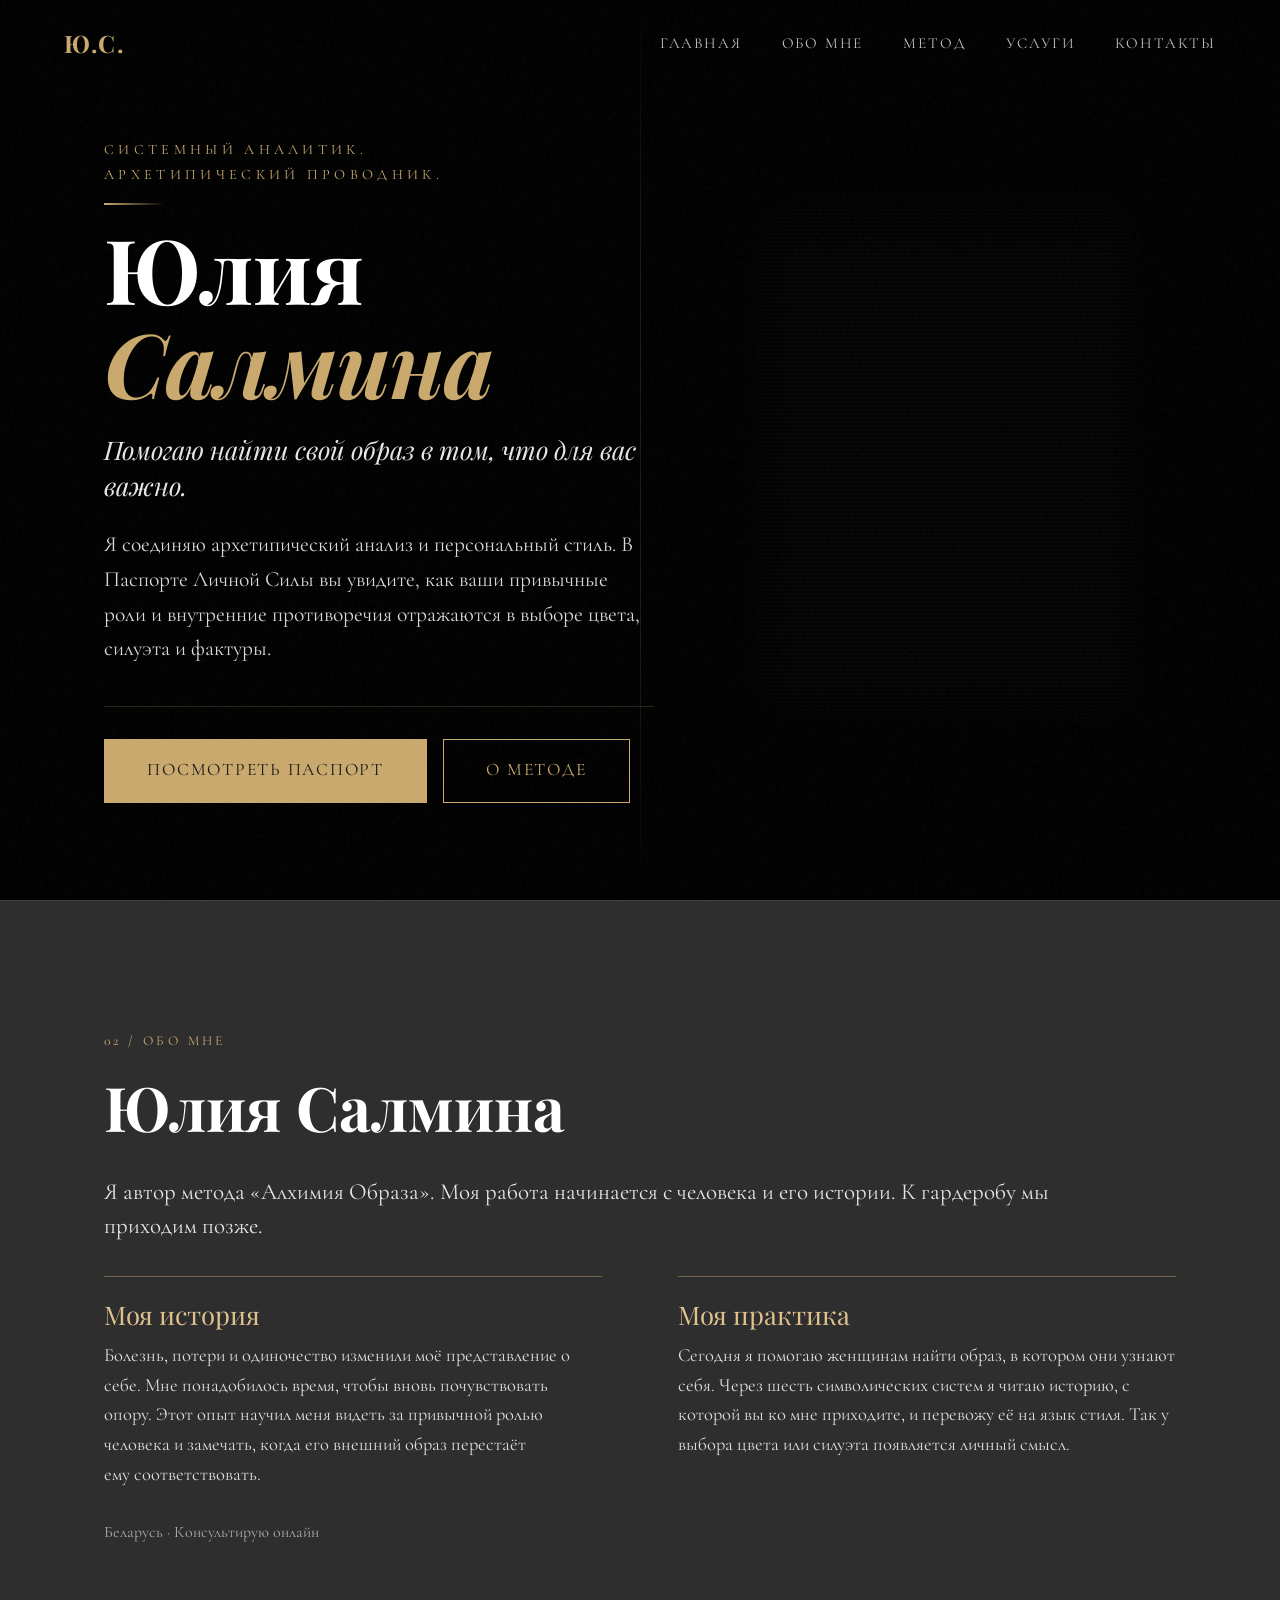
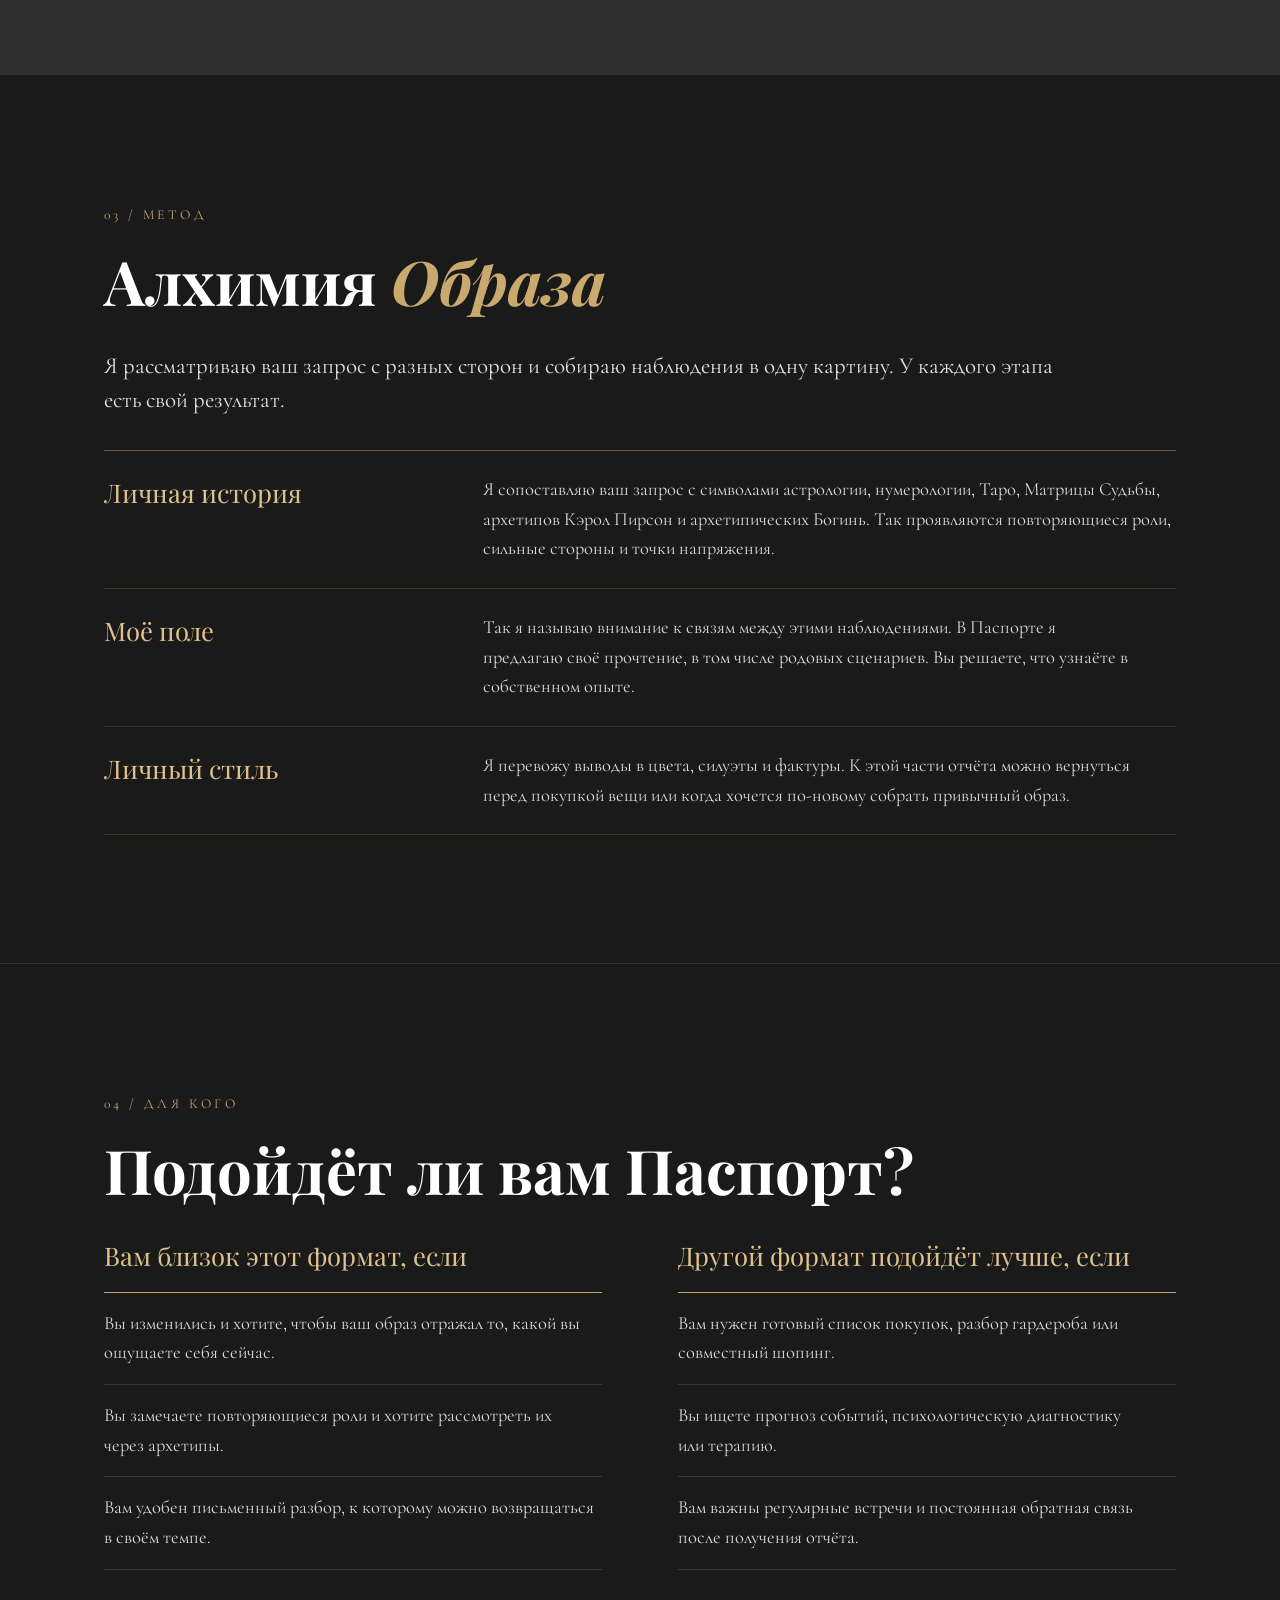
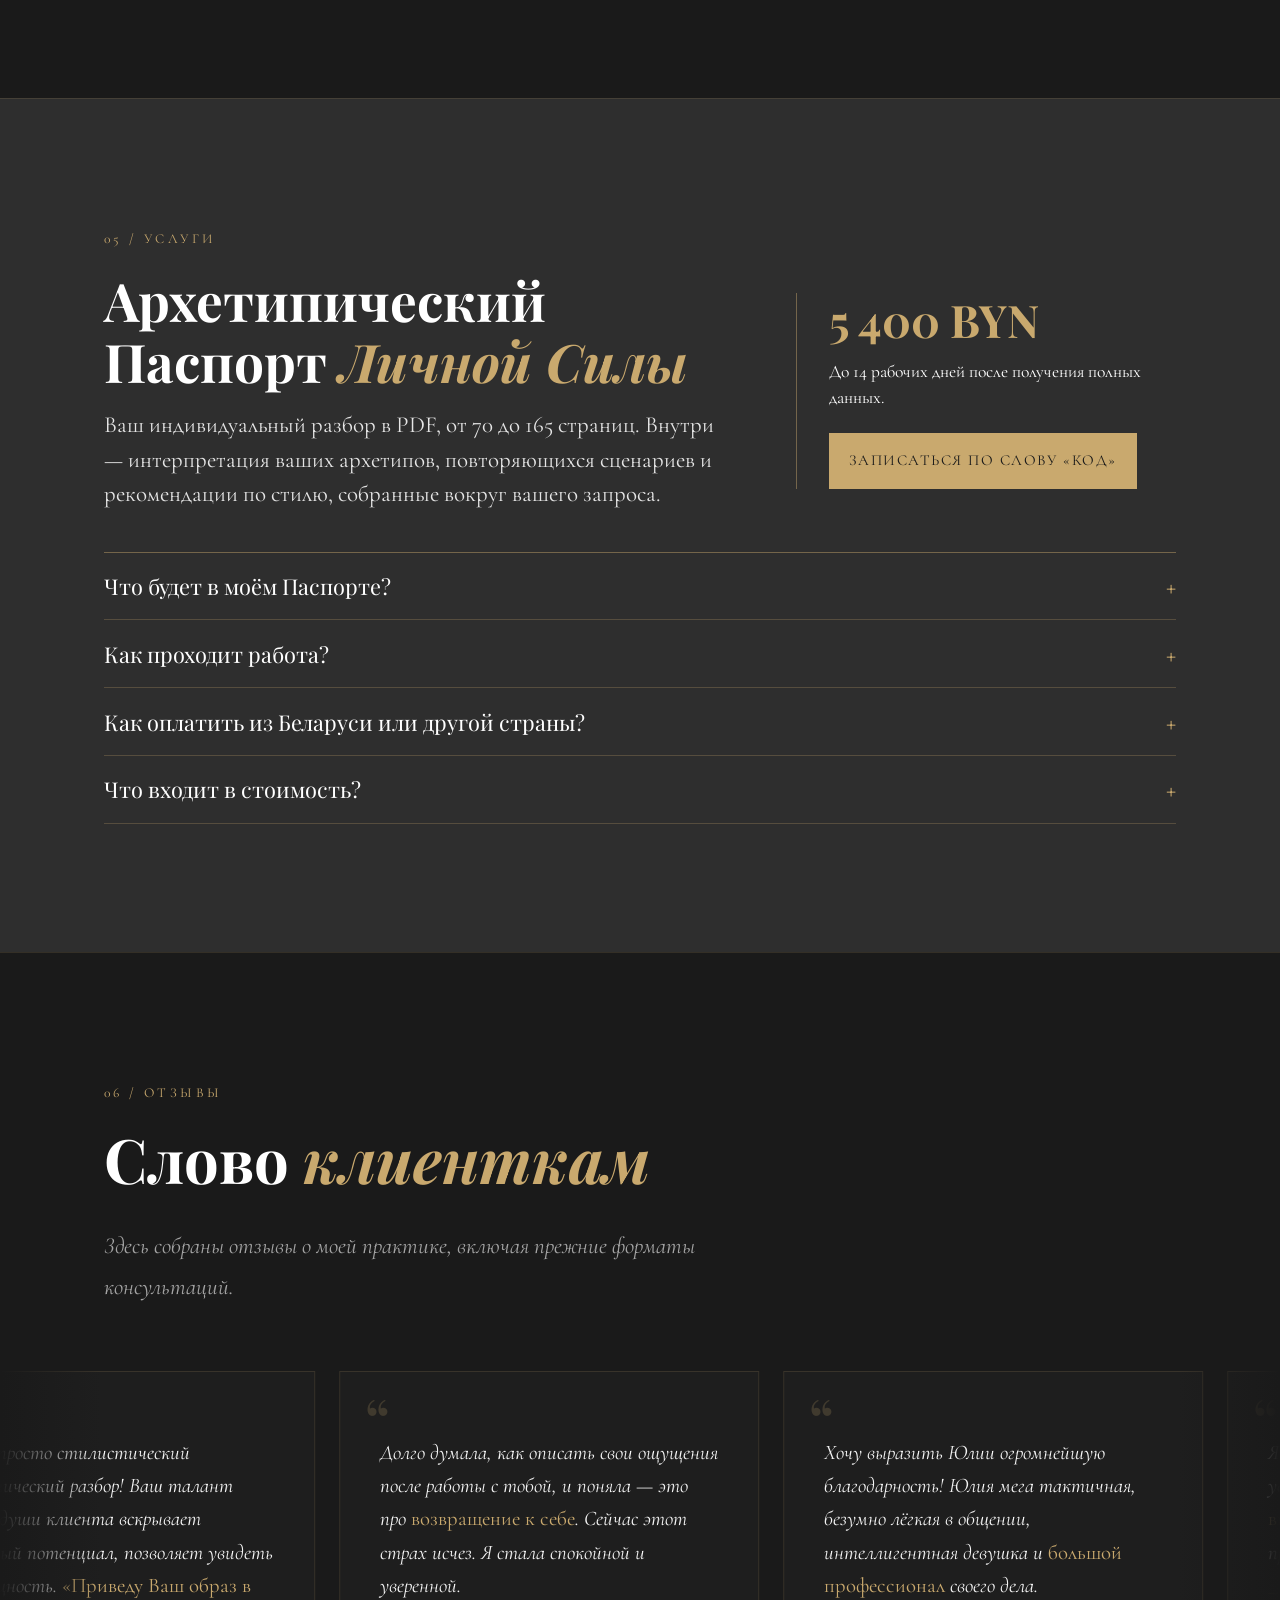
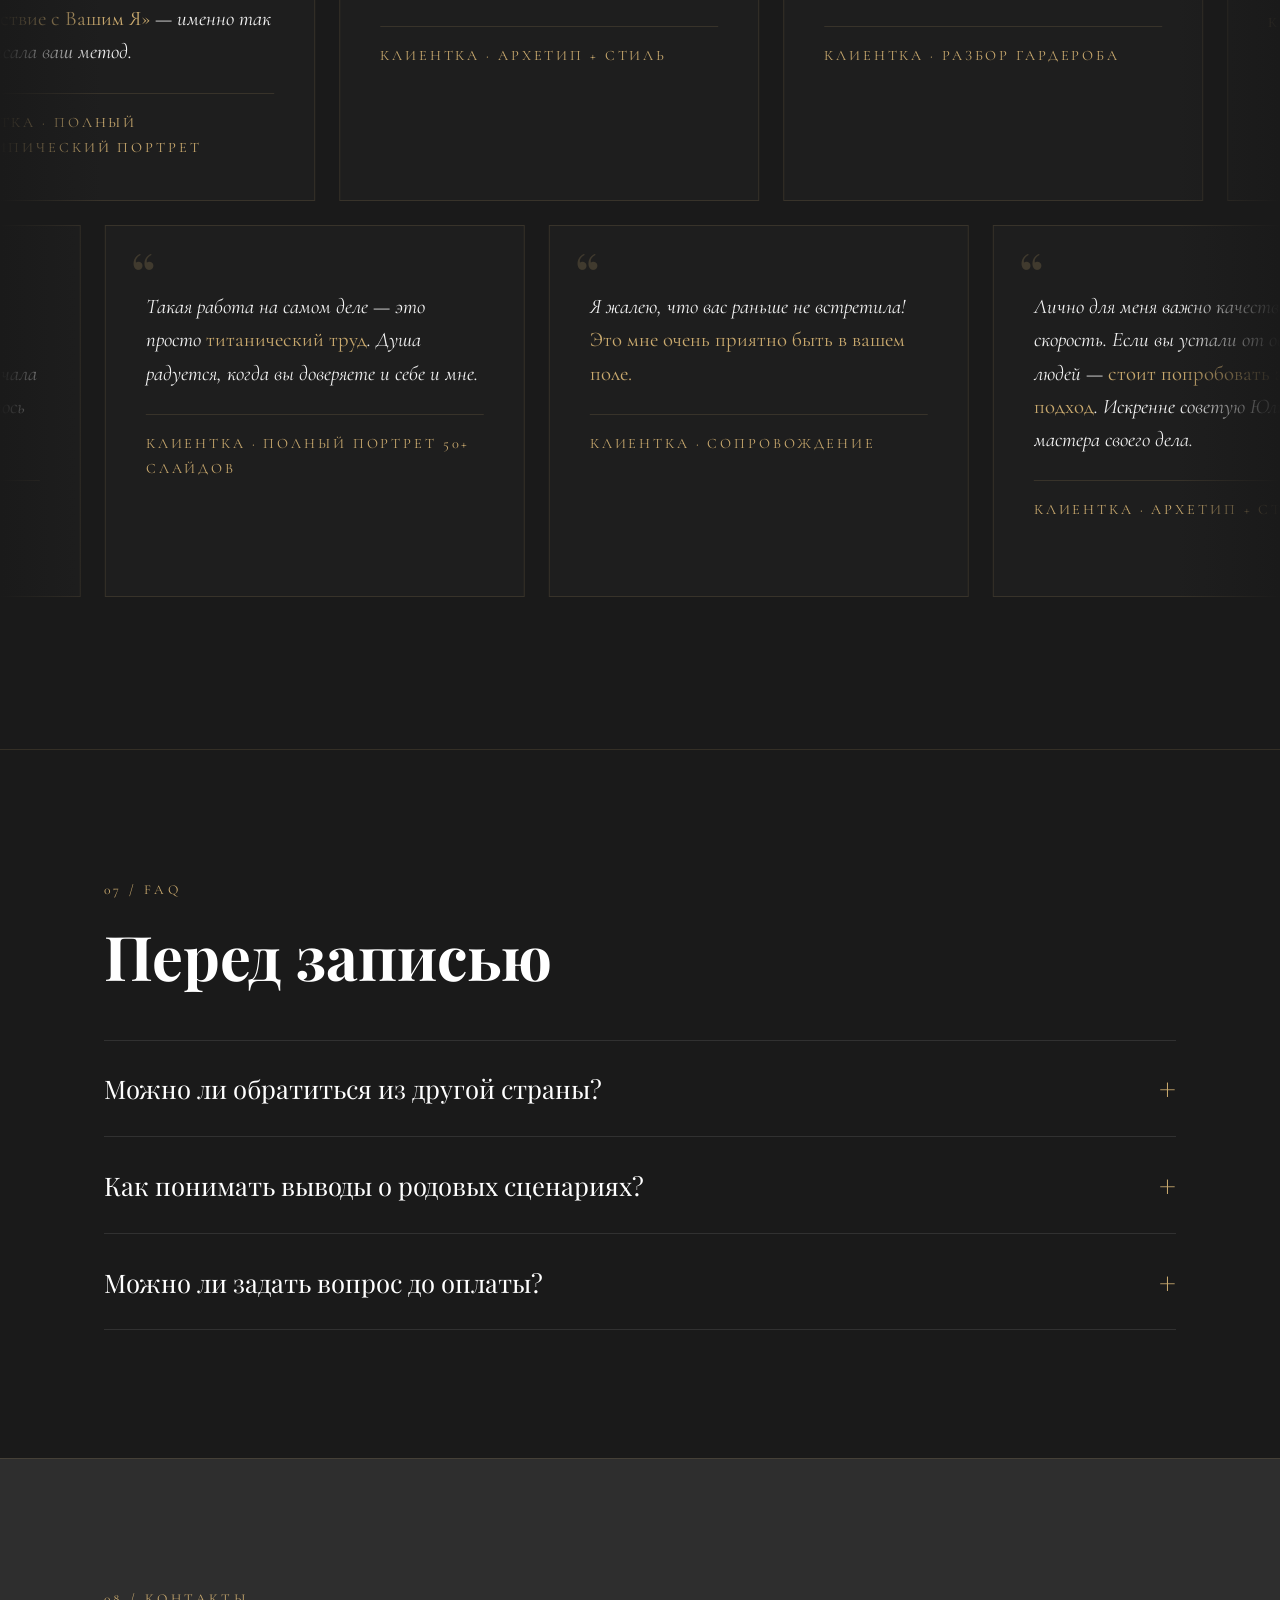
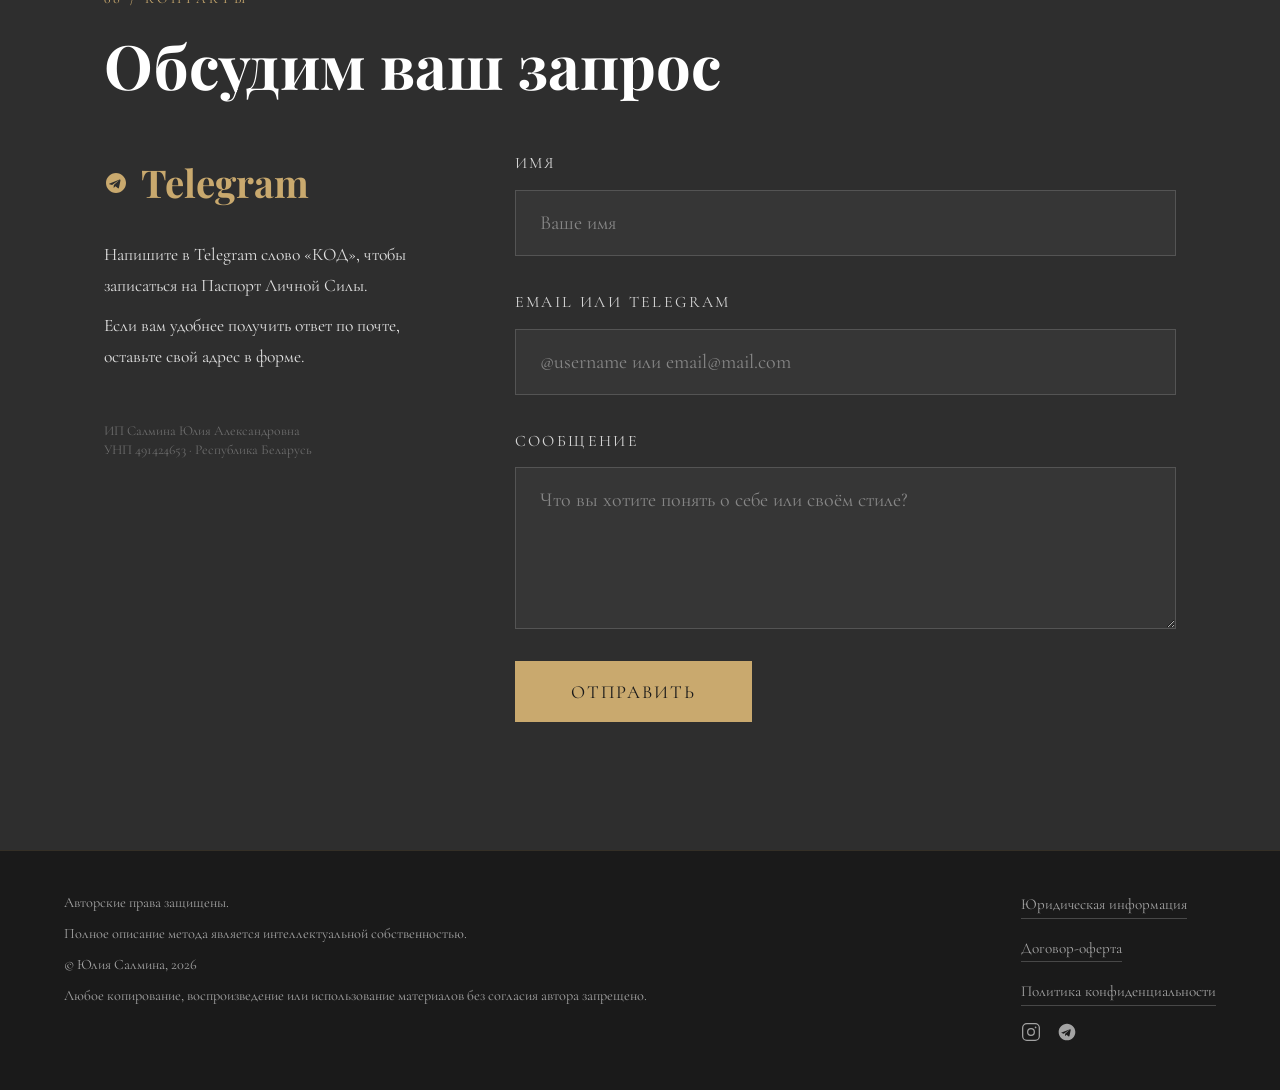
<file: index.html>
<!DOCTYPE html>
<html lang="ru">
<head>
  <meta charset="UTF-8" />
  <meta name="viewport" content="width=device-width, initial-scale=1.0" />
  <title>Юлия Салмина — системный аналитик и архетипический проводник</title>
  <meta name="description" content="Авторский метод «Алхимия Образа». Архетипический Паспорт Личной Силы — индивидуальный аналитический PDF-отчёт через 6 систем. Юлия Салмина, онлайн." />
  <link rel="stylesheet" href="style.css?v=20261112-2" />
  <link rel="preconnect" href="https://fonts.googleapis.com" />
  <link rel="preconnect" href="https://fonts.gstatic.com" crossorigin />
  <link href="https://fonts.googleapis.com/css2?family=Playfair+Display:ital,wght@0,400;0,700;1,400;1,700&amp;family=Cormorant+Garamond:ital,wght@0,300;0,400;1,300;1,400&amp;display=swap" rel="stylesheet" />
</head>
<body>

  <div class="scroll-progress-bar" id="scroll-progress"></div>

  <header class="site-header" id="site-header">
    <div class="header-inner">
      <a href="#hero" class="logo">Ю.С.</a>
      <button type="button" class="burger" id="burger" aria-label="Открыть меню" aria-expanded="false" aria-controls="nav">
        <span></span><span></span><span></span>
      </button>
      <nav class="nav" id="nav" aria-label="Основная навигация">
        <a href="#hero" class="nav-link">Главная</a>
        <a href="#about" class="nav-link">Обо мне</a>
        <a href="#method" class="nav-link">Метод</a>
        <a href="#services" class="nav-link">Услуги</a>
        <a href="#contact" class="nav-link">Контакты</a>
      </nav>
    </div>
  </header>

  <main>
  <section class="hero" id="hero">
    <canvas id="energy" aria-hidden="true"></canvas>
    <div id="grain"></div>
    <div class="hero-bg-line"></div>
    
    <div class="hero-inner">
      <div class="hero-content reveal">
        <p class="hero-eyebrow">Системный аналитик.<br />Архетипический проводник.</p>
        <h1 class="hero-title">
          Юлия<br /><em>Салмина</em>
        </h1>
        <p class="hero-sub">Помогаю найти свой образ в том, что для вас важно.</p>
        <p class="hero-text">Я соединяю архетипический анализ и персональный стиль. В Паспорте Личной Силы вы увидите, как ваши привычные роли и внутренние противоречия отражаются в выборе цвета, силуэта и фактуры.</p>
        <div class="hero-btns">
          <a href="#services" class="btn btn-gold">Посмотреть Паспорт</a>
          <a href="#method" class="btn btn-outline">О методе</a>
        </div>
      </div>
      
      <div class="hero-visual reveal reveal-delay" id="hero-scene">
        <div id="video-glow"></div>
        <video id="video-hero" autoplay muted loop playsinline aria-hidden="true" tabindex="-1">
          <source src="mp_.mp4" type="video/mp4">
        </video>
      </div>
    </div>
  </section>

  <section class="section about" id="about">
    <div class="section-inner reveal">
      <div class="section-label">02 / Обо мне</div>
      <h2 class="section-title">Юлия Салмина</h2>
      <p class="about-lead">Я автор метода «Алхимия Образа». Моя работа начинается с человека и его истории. К гардеробу мы приходим позже.</p>
      <div class="story-columns">
        <div>
          <h3>Моя история</h3>
          <p>Болезнь, потери и одиночество изменили моё представление о себе. Мне понадобилось время, чтобы вновь почувствовать опору. Этот опыт научил меня видеть за привычной ролью человека и замечать, когда его внешний образ перестаёт ему соответствовать.</p>
        </div>
        <div>
          <h3>Моя практика</h3>
          <p>Сегодня я помогаю женщинам найти образ, в котором они узнают себя. Через шесть символических систем я читаю историю, с которой вы ко мне приходите, и перевожу её на язык стиля. Так у выбора цвета или силуэта появляется личный смысл.</p>
        </div>
      </div>
      <p class="story-location">Беларусь · Консультирую онлайн</p>
    </div>
  </section>

  <section class="section method" id="method">
    <div class="section-inner reveal">
      <div class="section-label">03 / Метод</div>
      <h2 class="section-title">Алхимия <em>Образа</em></h2>
      <p class="editorial-intro">Я рассматриваю ваш запрос с разных сторон и собираю наблюдения в одну картину. У каждого этапа есть свой результат.</p>
      <dl class="method-list">
        <div><dt>Личная история</dt><dd>Я сопоставляю ваш запрос с символами астрологии, нумерологии, Таро, Матрицы Судьбы, архетипов Кэрол Пирсон и архетипических Богинь. Так проявляются повторяющиеся роли, сильные стороны и точки напряжения.</dd></div>
        <div><dt>Моё поле</dt><dd>Так я называю внимание к связям между этими наблюдениями. В Паспорте я предлагаю своё прочтение, в том числе родовых сценариев. Вы решаете, что узнаёте в собственном опыте.</dd></div>
        <div><dt>Личный стиль</dt><dd>Я перевожу выводы в цвета, силуэты и фактуры. К этой части отчёта можно вернуться перед покупкой вещи или когда хочется по-новому собрать привычный образ.</dd></div>
      </dl>
    </div>
  </section>

  <section class="section forwhom" id="forwhom">
    <div class="section-inner reveal">
      <div class="section-label">04 / Для кого</div>
      <h2 class="section-title">Подойдёт ли вам Паспорт?</h2>
      <div class="fit-grid">
        <div class="fit-group">
          <h3>Вам близок этот формат, если</h3>
          <p>Вы изменились и хотите, чтобы ваш образ отражал то, какой вы ощущаете себя сейчас.</p>
          <p>Вы замечаете повторяющиеся роли и хотите рассмотреть их через архетипы.</p>
          <p>Вам удобен письменный разбор, к которому можно возвращаться в своём темпе.</p>
        </div>
        <div class="fit-group">
          <h3>Другой формат подойдёт лучше, если</h3>
          <p>Вам нужен готовый список покупок, разбор гардероба или совместный шопинг.</p>
          <p>Вы ищете прогноз событий, психологическую диагностику или терапию.</p>
          <p>Вам важны регулярные встречи и постоянная обратная связь после получения отчёта.</p>
        </div>
      </div>
    </div>
  </section>

  <section class="section services" id="services">
    <div class="section-inner reveal">
      <div class="section-label">05 / Услуги</div>
      <article class="product" aria-labelledby="product-title">
        <div class="product-overview">
          <div>
            <h2 class="section-title" id="product-title">Архетипический Паспорт <em>Личной Силы</em></h2>
            <p class="product-description">Ваш индивидуальный разбор в PDF, от 70 до 165 страниц. Внутри — интерпретация ваших архетипов, повторяющихся сценариев и рекомендации по стилю, собранные вокруг вашего запроса.</p>
          </div>
          <div class="product-order" id="passport-order">
            <p class="product-price">5 400 BYN</p>
            <p>До 14 рабочих дней после получения полных данных.</p>
            <a href="https://t.me/JSalmina?text=%D0%9A%D0%9E%D0%94" class="btn btn-gold" target="_blank" rel="noopener">Записаться по слову «КОД»</a>
          </div>
        </div>
        <div class="product-details">
          <details><summary>Что будет в моём Паспорте?</summary><p>Описание ваших сильных сторон и внутренних конфликтов, авторская интерпретация родовых сценариев и визуальная часть — цвета, силуэты и фактуры. В конце я предлагаю шаги, с которых вы можете начать.</p></details>
          <details><summary>Как проходит работа?</summary><p>После записи и предоплаты я свяжусь с вами в течение 24 часов. Вы расскажете о своём запросе и пришлёте дату, время и место рождения. Я самостоятельно подготовлю разбор и отправлю PDF на почту или в мессенджер.</p></details>
          <details><summary>Как оплатить из Беларуси или другой страны?</summary><p>Стоимость фиксирована. Оплата — 100% на расчётный счёт ИП. Из-за границы можно оплатить в российских рублях или другой согласованной валюте по курсу на день оплаты. Оплата подтверждает согласие с <a class="text-link" href="#oferta" data-legal="oferta">договором-офертой</a>.</p></details>
          <details><summary>Что входит в стоимость?</summary><p>Индивидуальный анализ через шесть систем, перевод выводов в рекомендации по стилю и готовый PDF. Я отвечаю за анализ в рамках метода и конфиденциальность ваших данных. Отчёт выдаётся один раз. Если потребуется дальнейшая индивидуальная работа, её условия мы обсудим отдельно.</p></details>
        </div>
      </article>
    </div>
  </section>

  <section class="section reviews" id="reviews">
    <div class="reviews-header reveal">
      <div class="section-label">06 / Отзывы</div>
      <h2 class="section-title">Слово <em>клиенткам</em></h2>
      <p class="section-intro">Здесь собраны отзывы о моей практике, включая прежние форматы консультаций.</p>
    </div>
    <div class="reviews-track-wrap">
      <div class="reviews-row reviews-row--fwd" id="row1"></div>
      <div class="reviews-row reviews-row--rev" id="row2"></div>
    </div>
  </section>

  <section class="section faq" id="faq">
    <div class="section-inner reveal">
      <div class="section-label">07 / FAQ</div>
      <h2 class="section-title">Перед записью</h2>
      <div class="accordion">

        <div class="accordion-item">
          <button type="button" class="accordion-trigger" aria-expanded="false"><span>Можно ли обратиться из другой страны?</span><span class="accordion-icon" aria-hidden="true">+</span></button>
          <div class="accordion-panel"><p>Да. Вся работа проходит дистанционно. Для записи напишите мне в Telegram или оставьте сообщение через форму ниже.</p></div>
        </div>
        <div class="accordion-item">
          <button type="button" class="accordion-trigger" aria-expanded="false"><span>Как понимать выводы о родовых сценариях?</span><span class="accordion-icon" aria-hidden="true">+</span></button>
          <div class="accordion-panel"><p>Это моя интерпретация символов в рамках метода. Сопоставьте её со своей историей и решите, какие наблюдения вам близки.</p></div>
        </div>
        <div class="accordion-item">
          <button type="button" class="accordion-trigger" aria-expanded="false"><span>Можно ли задать вопрос до оплаты?</span><span class="accordion-icon" aria-hidden="true">+</span></button>
          <div class="accordion-panel"><p>Да. Опишите, что хотите понять о себе или своём стиле. Мы обсудим, подходит ли Паспорт для вашего запроса.</p></div>
        </div>
      </div>
    </div>
  </section>

  <section class="section contact" id="contact">
    <div class="section-inner reveal">
      <div class="section-label">08 / Контакты</div>
      <h2 class="section-title">Обсудим ваш запрос</h2>

      <div class="contact-grid">
        <div class="contact-info">
          
           <a href="https://t.me/JSalmina" class="contact-tg" target="_blank" rel="noopener">
            <svg width="24" height="24" viewBox="0 0 24 24" fill="none" xmlns="http://www.w3.org/2000/svg"><path d="M12 2C6.48 2 2 6.48 2 12s4.48 10 10 10 10-4.48 10-10S17.52 2 12 2zm4.64 6.8l-1.7 8c-.12.58-.47.72-.94.45l-2.6-1.92-1.25 1.21c-.14.14-.26.26-.53.26l.19-2.72 4.96-4.48c.22-.19-.05-.3-.33-.11L8.07 14.08l-2.56-.8c-.55-.18-.56-.55.12-.81l9.98-3.85c.47-.17.88.11.73.82l-.7-.01z" fill="currentColor"/></svg>
            Telegram
          </a>
          <p class="contact-note">Напишите в Telegram слово «КОД», чтобы записаться на Паспорт Личной Силы.</p>
          <p class="contact-note">Если вам удобнее получить ответ по почте, оставьте свой адрес в форме.</p>
          <p class="contact-legal-badge" style="margin-top: 3rem; font-size: 0.85rem; color: rgba(255,255,255,0.3); line-height: 1.4;">
            ИП Салмина Юлия Александровна<br>
            УНП 491424653 · Республика Беларусь
          </p>
        </div>

        <form class="contact-form" id="contact-form" action="https://formspree.io/f/xkoyawyz" method="post">
          <div class="form-group">
            <label for="name">Имя</label>
            <input type="text" id="name" name="name" placeholder="Ваше имя" autocomplete="name" maxlength="150" required />
          </div>
          <div class="form-group">
            <label for="contact-field">Email или Telegram</label>
            <input type="text" id="contact-field" name="contact-field" placeholder="@username или email@mail.com" maxlength="254" required />
          </div>
          <div class="form-group">
            <label for="message">Сообщение</label>
            <textarea id="message" name="message" placeholder="Что вы хотите понять о себе или своём стиле?" rows="5" maxlength="5000" required></textarea>
          </div>
          <button type="submit" class="btn btn-gold">Отправить</button>
          <p class="form-success" id="form-success" role="status" aria-live="polite">Сообщение отправлено! Я свяжусь с вами в ближайшее время.</p>
          <p class="form-error" id="form-error" role="alert" hidden></p>
        </form>
      </div>
    </div>
  </section>

  </main>

  <footer class="site-footer">
    <div class="footer-inner">
      <div class="footer-copy">
        <p>Авторские права защищены.</p>
        <p>Полное описание метода является интеллектуальной собственностью.</p>
        <p>© Юлия Салмина, 2026</p>
        <p>Любое копирование, воспроизведение или использование материалов без согласия автора запрещено.</p>
      </div>
      <div class="footer-links">
        <a href="#legal-info" class="footer-link" data-legal="legal-info">Юридическая информация</a>
        <a href="#oferta" class="footer-link" data-legal="oferta">Договор-оферта</a>
        <a href="#policy" class="footer-link" data-legal="policy">Политика конфиденциальности</a>
        <div class="footer-socials">
          <a href="https://www.instagram.com/julie.salmina" target="_blank" rel="noopener" aria-label="Instagram" class="social-icon">
            <svg width="20" height="20" viewBox="0 0 24 24" fill="none" xmlns="http://www.w3.org/2000/svg"><rect x="2" y="2" width="20" height="20" rx="5" stroke="currentColor" stroke-width="1.5"/><circle cx="12" cy="12" r="4" stroke="currentColor" stroke-width="1.5"/><circle cx="17.5" cy="6.5" r="1" fill="currentColor"/></svg>
          </a>
          <a href="https://t.me/JSalmina" target="_blank" rel="noopener" aria-label="Telegram" class="social-icon">
            <svg width="20" height="20" viewBox="0 0 24 24" fill="none" xmlns="http://www.w3.org/2000/svg"><path d="M12 2C6.48 2 2 6.48 2 12s4.48 10 10 10 10-4.48 10-10S17.52 2 12 2zm4.64 6.8l-1.7 8c-.12.58-.47.72-.94.45l-2.6-1.92-1.25 1.21c-.14.14-.26.26-.53.26l.19-2.72 4.96-4.48c.22-.19-.05-.3-.33-.11L8.07 14.08l-2.56-.8c-.55-.18-.56-.55.12-.81l9.98-3.85c.47-.17.88.11.73.82l-.7-.01z" fill="currentColor"/></svg>
          </a>
        </div>
      </div>
    </div>
  </footer>

  <!-- ===== LEGAL MODAL ===== -->
  <dialog class="legal-modal" id="legal-modal" aria-labelledby="legal-title">
    <div class="legal-modal-overlay" id="legal-overlay"></div>
    <div class="legal-modal-dialog">
      <button type="button" class="legal-modal-close" id="legal-close" aria-label="Закрыть">✕</button>
      <div class="legal-modal-header">
        <h2 id="legal-title">Правовые документы</h2>
        <p>ИП Салмина Юлия Александровна · УНП 491424653</p>
        <div class="legal-tabs" role="tablist" aria-label="Правовые документы">
          <button type="button" class="legal-tab active" id="tab-oferta" role="tab" aria-selected="true" aria-controls="oferta" tabindex="0" data-tab="oferta">Публичная оферта</button>
          <button type="button" class="legal-tab" id="tab-prilozhenie" role="tab" aria-selected="false" aria-controls="prilozhenie" tabindex="-1" data-tab="prilozhenie">Приложение №1</button>
          <button type="button" class="legal-tab" id="tab-legal-info" role="tab" aria-selected="false" aria-controls="legal-info" tabindex="-1" data-tab="legal-info">Об услуге</button>
          <button type="button" class="legal-tab" id="tab-policy" role="tab" aria-selected="false" aria-controls="policy" tabindex="-1" data-tab="policy">Политика</button>
        </div>
      </div>
      <div class="legal-modal-body">
        
        <!-- OFERTA -->
        <div class="doc-panel active" id="oferta" role="tabpanel" aria-labelledby="tab-oferta" tabindex="0">
          <div class="doc-meta">Договор на оказание информационно-консультационных услуг · г. Гомель · 19.04.2026</div>
          <div class="doc-notice"><p>Индивидуальный предприниматель <strong>Салмина Юлия Александровна</strong> (УНП 491424653) предлагает любому дееспособному физическому лицу («Заказчик») заключить договор оказания услуг на условиях настоящей Оферты.</p></div>
          <div class="doc-section">
            <h3>1. Основные понятия</h3>
            <p><strong>Оферта</strong> — настоящий документ, размещённый на Сайте Исполнителя.</p>
            <p><strong>Акцепт</strong> — полное и безоговорочное принятие Заказчиком условий Оферты путём осуществления 100% предоплаты выбранной Услуги.</p>
            <p><strong>Заказчик</strong> — физическое лицо, осуществившее Акцепт Оферты.</p>
            <p><strong>Услуга</strong> — комплекс информационно-консультационных работ, выбранный Заказчиком из перечня в Приложении №1.</p>
          </div>
          <div class="doc-section">
            <h3>2. Предмет договора и стоимость услуг</h3>
            <p>2.1. Исполнитель оказывает Заказчику дистанционные консультационные услуги в сфере имидж-консалтинга, персонального брендинга и системного анализа личностных компетенций (далее — Услуги).</p>
            <p>2.2. Результатом Услуг является аналитический отчёт в формате PDF (Паспорт Личной Силы), содержащий структурированный анализ личности Заказчика через 6 систем.</p>
            <p>2.3. Услуги носят информационно-консультационный характер. Исполнитель не гарантирует достижение конкретных финансовых, коммерческих или личных результатов, так как они зависят от личной мотивации и готовности Заказчика к изменениям.</p>
            <p>2.4. Результат Услуг не является медицинским, психологическим, психиатрическим или юридическим заключением.</p>
            <p>2.5. Стоимость Услуг является фиксированной и составляет 5 400 (пять тысяч четыреста) белорусских рублей. Для клиентов из-за границы оплата принимается в российских рублях или иной согласованной валюте по актуальному курсу на день оплаты.</p>
          </div>
          <div class="doc-section">
            <h3>3. Порядок заключения договора и оплаты</h3>
            <p>3.1. Оферта действует бессрочно до момента её отзыва или изменения Исполнителем.</p>
            <p>3.2. Для акцепта Оферты Заказчик обязан ознакомиться с условиями Договора и осуществить 100% предоплату стоимости Услуг.</p>
            <p>3.3. Моментом заключения Договора считается момент зачисления денежных средств на расчётный счёт Исполнителя.</p>
            <p>3.4. После получения 100% предоплаты Исполнитель связывается с Заказчиком в течение 24 часов для запроса необходимых данных (дата, время, место рождения, анкетные данные).</p>
          </div>
          <div class="doc-section">
            <h3>4. Порядок сдачи-приёмки услуг</h3>
            <p>4.1. Срок подготовки аналитического отчёта — до 14 рабочих дней с момента предоставления Заказчиком полных и достоверных данных.</p>
            <p>4.2. Услуги считаются оказанными в полном объёме и принятыми Заказчиком в момент направления готового аналитического отчёта в формате PDF на электронный адрес или в мессенджер Заказчика.</p>
            <p>4.3. Оказание Услуг оформляется Исполнителем путём составления одностороннего Акта сдачи-приёмки. Акт хранится в архиве Исполнителя и подтверждает выполнение обязательств. Направление Акта на подпись Заказчику не требуется.</p>
            <p>4.4. Денежные средства, поступившие на расчётный счёт Исполнителя, после начала работы над аналитическим отчётом возврату не подлежат.</p>
          </div>
          <div class="doc-section">
            <h3>5. Возврат денежных средств и отмена услуг</h3>
            <p>5.1. Исполнитель приступает к оказанию Услуг непосредственно в момент акцепта Оферты и зачисления 100% предоплаты.</p>
            <p>5.2. С момента поступления оплаты Договор считается запущенным в исполнение, а сумма предоплаты признаётся фактически понесёнными расходами Исполнителя.</p>
            <p>5.3. Услуги оказываются исключительно в дистанционном формате. Обязательства Исполнителя считаются выполненными в момент отправки готового аналитического отчёта в формате PDF.</p>
            <p>5.4. Возврат денежных средств после отправки отчёта не производится.</p>
            <p>5.5. Если предусмотрена устная онлайн-консультация (для разъяснения отчёта), перенос времени по инициативе Заказчика допускается не менее чем за 24 часа. При нарушении срока или неявке — возврат не производится, обязательства по консультации считаются аннулированными.</p>
          </div>
          <div class="doc-section">
            <h3>6. Ответственность сторон</h3>
            <p>6.1. За неисполнение обязательств стороны несут ответственность в соответствии с законодательством Республики Беларусь.</p>
            <p>6.2. Исполнитель не несёт ответственности за невозможность оказания Услуг по вине Заказчика (непредоставление данных, нарушение сроков).</p>
            <p>6.3. Исполнитель не несёт ответственности за субъективную оценку Заказчиком содержания отчёта.</p>
            <p>6.4. Все споры решаются путём переговоров. Претензионный порядок обязателен.</p>
          </div>
          <div class="doc-section">
            <h3>7. Персональные данные</h3>
            <p>7.1. Совершая акцепт Оферты, Заказчик даёт согласие на обработку своих персональных данных в соответствии с Политикой конфиденциальности.</p>
          </div>
          <div class="doc-section">
            <h3>8. Юридическая сила документов и переписки</h3>
            <p>8.1. Переписка в мессенджерах (Telegram, WhatsApp, Viber) и по электронной почте имеет юридическую силу.</p>
            <p>8.2. Документы, подписанные простой электронной подписью, приравниваются к документам, подписанным собственноручно.</p>
          </div>
          <div class="doc-section">
            <h3>9. Заключительные положения</h3>
            <p>9.1. Договор вступает в силу с момента заключения и действует до полного исполнения обязательств.</p>
            <p>9.2. Применяется право Республики Беларусь.</p>
            <p>9.3. Все изменения публикуются на Сайте.</p>
          </div>
          <div class="doc-notice">
            <h3>Защитная оговорка</h3>
            <p>Исполнитель не является психологом, психотерапевтом, психиатром, коучем, медицинским работником или юристом.</p>
            <p>Метод «Алхимия образа» не заменяет профессиональную медицинскую, психологическую или юридическую помощь.</p>
            <p>Метод «Алхимия образа» — это авторский символический и структурный анализ личности.</p>
            <p>Я использую 6 систем — астрологию, нумерологию, Таро, Матрицу Судьбы, архетипы Кэрол Пирсон и архетипических Богинь — как древние культурные и символические инструменты. Я применяю их для считывания структуры личности, а не для предсказаний или магических воздействий.</p>
            <p>Услуга не является медицинской, психотерапевтической или эзотерической.</p>
            <p>Все выводы о родовых сценариях являются экспертной интерпретацией в рамках авторского метода, а не установленными фактами.</p>
            <p>Результат зависит от готовности клиента к работе.</p>
            <p>Все процессы носят информационно-консультационный характер.</p>
            <p>Все решения, принятые Заказчиком на основании полученных сведений, являются его личным выбором и его ответственностью.</p>
          </div>
        </div>

        <!-- PRILOZHENIE -->
        <div class="doc-panel" id="prilozhenie" role="tabpanel" aria-labelledby="tab-prilozhenie" tabindex="0">
          <div class="doc-meta">Приложение №1 · Перечень и стоимость услуг</div>
          <div class="service-item">
            <h4>Архетипический Паспорт Личной Силы</h4>
            <p>Индивидуальный аналитический отчёт на стыке 6 систем: астрология, нумерология, Таро, Матрица Судьбы, архетипы Кэрол Пирсон и архетипические Богини. Анализ структуры личности, родовых сценариев и перевод в визуальные коды.</p>
            <ul>
              <li>Формат: PDF, от 70 до 165 страниц.</li>
              <li>Срок: до 14 рабочих дней с момента предоставления полных и достоверных данных.</li>
              <li>Оплата: 100% предоплата на расчётный счёт ИП.</li>
              <li>Базовый продукт выдаётся один раз. Постоянное сопровождение не входит; дополнительная индивидуальная работа обсуждается отдельно.</li>
            </ul>
            <div class="price">5 400 BYN</div>
            <p>Для клиентов из-за границы оплата принимается в российских рублях или иной согласованной валюте по актуальному курсу на день оплаты.</p>
          </div>
          <div class="doc-section">
            <h3>Важная информация</h3>
            <p>Все выводы о родовых сценариях являются экспертной интерпретацией в рамках авторского метода, а не установленными фактами.</p>
            <p>Все услуги носят информационно-консультационный характер и не заменяют медицинскую, психологическую или юридическую помощь. Результат зависит от индивидуальных особенностей и готовности клиента к работе.</p>
            <p>Авторский метод «Алхимия Образа» является интеллектуальной собственностью Исполнителя. © Юлия Салмина, 2026.</p>
          </div>
        </div>

        <div class="doc-panel" id="legal-info" role="tabpanel" aria-labelledby="tab-legal-info" tabindex="0">
          <div class="doc-section">
            <h3>Юридическая информация</h3>
        <p>Услуга оказывается в форме дистанционных консультационных услуг в сфере имидж-консалтинга и системного анализа личностных компетенций.</p>
        <p>Метод «Алхимия образа» является авторским консультационным продуктом.</p>
        <p>Услуга не является медицинской, психотерапевтической или эзотерической.</p>
        <p>Результат зависит от индивидуальных особенностей и готовности клиента к работе.</p>
        <p>Все процессы носят информационно-консультационный характер.</p>
            <p>Все выводы о родовых сценариях являются экспертной интерпретацией в рамках авторского метода, а не установленными фактами.</p>
            <p>Оплата подтверждает согласие с условиями <a class="text-link" href="#oferta" data-legal="oferta">договора-оферты</a>.</p>
          </div>
        </div>
        <!-- POLICY -->
        <div class="doc-panel" id="policy" role="tabpanel" aria-labelledby="tab-policy" tabindex="0">
          <div class="doc-meta">ИП Салмина Юлия Александровна · г. Гомель, ул. Бородина, 12</div>
          <div class="doc-section">
            <h3>1. Общие положения</h3>
            <p>1.1. Настоящая Политика определяет порядок обработки персональных данных и меры по обеспечению их безопасности у ИП Салминой Юлии Александровны.</p>
            <p>1.2. Политика разработана в соответствии с законодательством Республики Беларусь, включая Закон № 455-З «Об информации, информатизации и защите информации».</p>
            <p>1.3. Используя сайт и оставляя персональные данные, Пользователь подтверждает, что ознакомлен и согласен с условиями настоящей Политики.</p>
          </div>
          <div class="doc-section">
            <h3>2. Основные понятия</h3>
            <p><strong>Персональные данные</strong> — любая информация, относящаяся к идентифицированному или могущему быть идентифицированным физическому лицу.</p>
            <p><strong>Обработка персональных данных</strong> — любое действие с персональными данными: сбор, запись, хранение, изменение, использование, передача, обезличивание, удаление.</p>
            <p><strong>Оператор</strong> — ИП Салмина Юлия Александровна, которая самостоятельно организует и осуществляет обработку персональных данных.</p>
          </div>
          <div class="doc-section">
            <h3>3. Состав и цели обработки персональных данных</h3>
            <p>3.1. Оператор обрабатывает следующие данные, предоставленные добровольно: Фамилия, имя, отчество; Адрес электронной почты; Номер телефона; Иная информация.</p>
            <p>3.2. <strong>Цели обработки:</strong> заключение и исполнение договора; обратная связь с Пользователем; направление информационных материалов (только с согласия); повышение качества услуг.</p>
          </div>
          <div class="doc-section">
            <h3>4. Порядок и условия обработки</h3>
            <p>4.1. Обработка осуществляется с согласия Пользователя, которое он выражает фактом предоставления данных.</p>
            <p>4.2. Оператор обеспечивает конфиденциальность и безопасность персональных данных, принимая необходимые технические и организационные меры.</p>
            <p>4.3. Оператор не передаёт персональные данные третьим лицам, за исключением случаев, предусмотренных законодательством Республики Беларусь.</p>
          </div>
          <div class="doc-section">
            <h3>5. Права пользователя</h3>
            <p>Пользователь имеет право: На доступ к своим персональным данным и их уточнение; На отзыв согласия на обработку; На прекращение обработки и удаление данных.</p>
            <p>Для реализации прав направьте запрос на e-mail: <a href="mailto:zharikovay991@gmail.com" style="color:var(--gold);">zharikovay991@gmail.com</a></p>
          </div>
        </div>
        
      </div>
    </div>
  </dialog>

  <script src="script.js?v=20261112-2" defer></script>
  <script src="reviews.js?v=20261112-2" defer></script>
</body>
</html>
</file>
<file: style.css>
/* =============================================
   ЮЛИЯ САЛМИНА — АЛХИМИЯ ОБРАЗА
   style.css
   ============================================= */

/* ---- RESET & BASE ---- */
*, *::before, *::after { box-sizing: border-box; margin: 0; padding: 0; }

:root {
  --black:    #1A1A1A;
  --black-bg: #000000;
  --white:    #FFFFFF;
  --gold:     #C9A96E;
  --gold-lt:  #dfc28e;
  --red:      #D90404;
  --grey:     #2E2E2E;
  --text-dim: rgba(255,255,255,0.6);

  --ff-serif: 'Playfair Display', Georgia, serif;
  --ff-body:  'Cormorant Garamond', Georgia, serif;

  --section-pad: clamp(80px, 10vw, 140px);
  --inner-max: 1200px;
  --inner-pad: clamp(24px, 5vw, 80px);
  --transition: 0.35s cubic-bezier(0.4, 0, 0.2, 1);
}

html { scroll-behavior: smooth; }
body {
  background: var(--black);
  color: var(--white);
  font-family: var(--ff-body);
  /* БАЗОВЫЙ ШРИФТ УВЕЛИЧЕН: был 17-20px, стал 18-22px */
  font-size: clamp(18px, 1.5vw, 22px);
  line-height: 1.75;
  overflow-x: hidden;
  width: 100%;
}

img { display: block; max-width: 100%; }
a { color: inherit; text-decoration: none; }
ul { list-style: none; }

/* ---- UTILITY ---- */
/* ADDED BORDER FOR SEPARATION */
.section { 
  padding: var(--section-pad) 0; 
  position: relative; 
  border-top: 1px solid rgba(201,169,110,0.15); 
}
.hero, .section, .passport-purchase { scroll-margin-top: 110px; }
.section-inner { max-width: var(--inner-max); margin: 0 auto; padding: 0 var(--inner-pad); }

.section-label { font-family: var(--ff-body); font-size: 0.85rem; letter-spacing: 0.25em; text-transform: uppercase; color: var(--gold); margin-bottom: 1.2rem; }
.section-title { font-family: var(--ff-serif); font-size: clamp(2.2rem, 4.8vw, 4.2rem); font-weight: 700; line-height: 1.15; margin-bottom: 2rem; word-break: break-word; }
.section-title em { font-style: italic; color: var(--gold); }
.section-intro { font-size: clamp(1.25rem, 1.8vw, 1.55rem); font-style: italic; color: var(--text-dim); margin-bottom: 1.5rem; max-width: 700px; }
.section-intro em { color: var(--gold); font-style: normal; }
.section-body { max-width: 680px; color: rgba(255,255,255,0.8); margin-bottom: 3rem; font-size: 1.2rem; }

/* ---- BUTTONS ---- */
.btn {
  display: inline-block; font-family: var(--ff-body); font-size: 1.1rem; letter-spacing: 0.1em;
  text-transform: uppercase; padding: 0.9em 2.4em; border: 1.5px solid transparent; cursor: pointer;
  transition: all var(--transition);
}
.btn:hover { transform: translateY(-2px); }
.btn-gold { background: var(--gold); color: var(--black); border-color: var(--gold); }
.btn-gold:hover { background: var(--gold-lt); border-color: var(--gold-lt); box-shadow: 0 0 15px rgba(201,169,110,0.3); }
.btn-outline { background: transparent; color: var(--gold); border-color: var(--gold); }
.btn-outline:hover { background: rgba(201,169,110,0.1); }

/* ---- REVEAL ANIMATION ---- */
.js-reveal { opacity: 0; transform: translateY(30px); transition: opacity 0.8s ease, transform 0.8s ease; }
.js-reveal.visible { opacity: 1; transform: translateY(0); }
.js-reveal.reveal-delay { transition-delay: 0.25s; }

/* =============================================
   HEADER / NAV
   ============================================= */
.site-header { position: fixed; top: 0; left: 0; right: 0; z-index: 100; padding: 1.4rem var(--inner-pad); display: flex; align-items: center; transition: background var(--transition); }
.site-header.scrolled { background: rgba(26,26,26,0.95); backdrop-filter: blur(8px); box-shadow: 0 1px 0 rgba(201,169,110,0.15); }
.header-inner { width: 100%; max-width: var(--inner-max); margin: 0 auto; display: flex; align-items: center; justify-content: space-between; }
.logo { font-family: var(--ff-serif); font-size: 1.5rem; font-weight: 700; color: var(--gold); letter-spacing: 0.05em; }
.nav { display: flex; gap: 2.5rem; }
.nav-link { font-size: 0.95rem; letter-spacing: 0.12em; text-transform: uppercase; color: rgba(255,255,255,0.75); transition: color var(--transition); position: relative; }
.nav-link::after { content: ''; position: absolute; bottom: -3px; left: 0; width: 0; height: 1px; background: var(--gold); transition: width var(--transition); }
.nav-link:hover, .nav-link.active { color: var(--gold); }
.nav-link:hover::after, .nav-link.active::after { width: 100%; }

.burger { display: none; flex-direction: column; gap: 5px; background: none; border: none; cursor: pointer; padding: 4px; z-index: 101; }
.burger span { display: block; width: 28px; height: 1.5px; background: var(--white); transition: transform var(--transition), opacity var(--transition); }
.burger.open span:nth-child(1) { transform: translateY(6.5px) rotate(45deg); }
.burger.open span:nth-child(2) { opacity: 0; }
.burger.open span:nth-child(3) { transform: translateY(-6.5px) rotate(-45deg); }

/* =============================================
   HERO (ГОЛОГРАММА)
   ============================================= */
.hero {
  position: relative;
  z-index: 1;
  background: var(--black-bg);
  min-height: 100vh;
  display: flex;
  align-items: center;
  justify-content: center;
  overflow: hidden;
  padding: 100px 0 60px;
  border-top: none; 
}

/* Канвас на фоне */
#energy { position: absolute; inset: 0; pointer-events: none; z-index: 1; opacity: 0.35; }
#grain { position: absolute; inset: 0; pointer-events: none; z-index: 2; opacity: 0.03; background-image: url("data:image/svg+xml,%3Csvg viewBox='0 0 256 256' xmlns='http://www.w3.org/2000/svg'%3E%3Cfilter id='n'%3E%3CfeTurbulence type='fractalNoise' baseFrequency='0.9' numOctaves='4'/%3E%3C/filter%3E%3Crect width='256' height='256' filter='url(%23n)' opacity='1'/%3E%3C/svg%3E"); }
.hero-bg-line { position: absolute; top: 0; bottom: 0; left: 50%; width: 1px; background: linear-gradient(to bottom, transparent, rgba(201,169,110,0.15) 30%, rgba(201,169,110,0.15) 70%, transparent); pointer-events: none; z-index: 3; }

/* Контейнер внутри первого экрана */
.hero-inner {
  position: relative;
  z-index: 10;
  width: 100%;
  max-width: var(--inner-max);
  padding: 0 var(--inner-pad);
  display: flex;
  align-items: center;
  justify-content: space-between;
  gap: 4rem;
}

/* Текстовая часть */
.hero-content { flex: 1; min-width: 0; max-width: 550px; }
.hero-eyebrow { font-size: 0.9rem; letter-spacing: 0.3em; text-transform: uppercase; color: var(--gold); margin-bottom: 1rem; }
.hero-eyebrow::after { content: ''; display: block; width: 60px; height: 2px; background: linear-gradient(to right, var(--gold), transparent); margin-top: 1rem; }

/* Заголовок оставлен без изменений по вашей просьбе */
.hero-title { font-family: var(--ff-serif); font-size: clamp(3rem, 7vw, 6rem); font-weight: 700; line-height: 1.05; margin-bottom: 1.4rem; }
.hero-title em { font-style: italic; color: var(--gold); }

/* УВЕЛИЧЕНО: Подзаголовок и текст на первом экране */
.hero-sub { font-family: var(--ff-serif); font-size: clamp(1.3rem, 2vw, 1.6rem); font-style: italic; color: rgba(255,255,255,0.9); margin-bottom: 1.5rem; line-height: 1.4; }
.hero-text { color: rgba(255,255,255,0.85); font-size: 1.35rem; margin-bottom: 2.5rem; line-height: 1.6; }
.hero-btns { display: flex; flex-wrap: wrap; gap: 1rem; border-top: 1px solid rgba(201,169,110,0.2); padding-top: 2rem; }

/* Блок с видео */
.hero-visual {
  position: relative;
  flex-shrink: 0;
  width: clamp(280px, 35vw, 480px);
  aspect-ratio: 3/4;
  display: flex;
  align-items: center;
  justify-content: center;
  background: transparent; /* Обязательно прозрачный */
  z-index: 1;
}

/* Дополнительная завеса поверх — усиливает растворение краёв */
.hero-visual::after {
  content: '';
  position: absolute;
  inset: 0;
  background: repeating-linear-gradient(
    0deg,
    transparent,
    transparent 2px,
    rgba(255, 255, 255, 0.05) 3px,
    transparent 4px
  );
  pointer-events: none;
  z-index: 6;
  
  /* Точно такая же маска, чтобы линии не торчали по углам */
  -webkit-mask-image: 
    linear-gradient(to bottom, transparent 0%, black 15%, black 85%, transparent 95%), 
    linear-gradient(to right, transparent 0%, black 15%, black 85%, transparent 95%);
  -webkit-mask-composite: source-in;
  
  mask-image: 
    linear-gradient(to bottom, transparent 0%, black 15%, black 85%, transparent 95%), 
    linear-gradient(to right, transparent 0%, black 15%, black 85%, transparent 95%);
  mask-composite: intersect;
}

#video-glow {
  display: none; /* Отключаем, чтобы он не давал квадратных теней */
  position: absolute;
  top: 50%;
  left: 50%;
  transform: translate(-50%, -50%);
  width: 120%; 
  height: 120%;
  /* Мягкое золотое свечение на фоне */
  background: radial-gradient(circle, rgba(201,169,110,0.15) 0%, rgba(201,169,110,0.05) 40%, transparent 70%);
  border-radius: 50%;
  filter: blur(40px);
  pointer-events: none;
  z-index: -1;
}

#video-hero {
  position: absolute;
  width: 100%;
  height: 100%;
  object-fit: cover;
  mix-blend-mode: screen; 
  pointer-events: none;
  
  filter: contrast(1.15) brightness(1.05) drop-shadow(0 0 15px rgba(201,169,110,0.3));

  /* Буферная зона: маска тает не на 100%, а на 95%, отсекая края рамки */
  -webkit-mask-image: 
    linear-gradient(to bottom, transparent 0%, black 15%, black 85%, transparent 95%), 
    linear-gradient(to right, transparent 0%, black 15%, black 85%, transparent 95%);
  -webkit-mask-composite: source-in;
  
  mask-image: 
    linear-gradient(to bottom, transparent 0%, black 15%, black 85%, transparent 95%), 
    linear-gradient(to right, transparent 0%, black 15%, black 85%, transparent 95%);
  mask-composite: intersect;
}


/* Спутники */
.sat-label { 
  display: none; position: absolute; pointer-events: auto; cursor: pointer; text-align: center; z-index: 20; transition: transform 0.2s ease-out; }
.sat-label .icon { width: 48px; height: 48px; border-radius: 50%; border: 1px solid rgba(201,169,110,0.3); background: rgba(10,10,10,0.7); backdrop-filter: blur(8px); display: flex; align-items: center; justify-content: center; margin: 0 auto 0.4rem; font-size: 1.1rem; color: var(--white); transition: all 0.3s; }
.sat-label:hover .icon { border-color: var(--gold); box-shadow: 0 0 20px rgba(201,169,110,0.5); transform: scale(1.15); background: rgba(20,20,20,0.9); }
.sat-label .name { font-family: var(--ff-serif); font-size: 0.65rem; letter-spacing: 0.15em; text-transform: uppercase; color: rgba(255,255,255,0.6); white-space: nowrap; transition: color 0.3s; }
.sat-label:hover .name { color: var(--gold); }

/* =============================================
   ABOUT
   ============================================= */
.about { background: var(--grey); }
.about-grid { display: grid; grid-template-columns: 1fr 1fr; gap: 5rem; align-items: start; }
/* УВЕЛИЧЕНО: Текст обо мне */
.about-text p { margin-bottom: 1.2rem; color: rgba(255,255,255,0.9); font-size: clamp(1.15rem, 1.5vw, 1.35rem); }
.about-text strong { color: var(--white); }
.about-text em { color: var(--gold); font-style: italic; }
.about-location { margin-top: 2rem; font-size: 1rem; letter-spacing: 0.08em; color: var(--text-dim) !important; }
.about-quote { font-family: var(--ff-serif); font-size: clamp(1.3rem, 2vw, 1.7rem); font-style: italic; border-left: 2px solid var(--gold); padding-left: 2rem; margin-bottom: 3rem; color: rgba(255,255,255,0.95); }
.about-systems { display: flex; flex-wrap: wrap; gap: 0.85rem; }
.system-tag { font-size: 0.9rem; letter-spacing: 0.15em; text-transform: uppercase; border: 1px solid rgba(201,169,110,0.4); color: var(--gold); padding: 0.5em 1.2em; }
/* =============================================
   FOR WHOM & METHOD
   ============================================= */
.forwhom, .method { background: var(--black); }
.forwhom-grid { display: grid; grid-template-columns: 1fr 1fr; gap: 4rem; margin-top: 3.5rem; align-items: start; }

/* УВЕЛИЧЕНО: Заголовки и списки в блоке "Для кого" */
.forwhom-heading { font-family: var(--ff-serif); font-size: clamp(1.4rem, 2vw, 1.7rem); font-weight: 700; letter-spacing: 0.08em; text-transform: uppercase; padding-bottom: 1rem; margin-bottom: 1.8rem; border-bottom: 2px solid; }
.forwhom-heading--yes { color: var(--gold); border-color: var(--gold); }
.forwhom-heading--no { color: rgba(255,255,255,0.45); border-color: rgba(255,255,255,0.15); }

.forwhom-list { list-style: none; padding: 0; margin: 0; }
.forwhom-list li { 
  color: rgba(255,255,255,0.95); 
  padding: 1.2rem 0 1.2rem 2.2rem; 
  border-bottom: 1px solid rgba(255,255,255,0.07); 
  position: relative; 
  font-size: 1.35rem; /* Значительное увеличение */
  line-height: 1.6; 
}
.forwhom-list li::before { 
  content: '✦'; 
  position: absolute; 
  left: 0; 
  top: 1.3rem; 
  color: var(--gold); 
  font-size: 1.25rem; 
}
.forwhom-list--no li { color: rgba(255,255,255,0.7); }
.forwhom-list--no li::before { color: rgba(255,255,255,0.4); }

.forwhom-no-intro { font-style: italic; color: rgba(255,255,255,0.8); font-size: 1.25rem; margin-bottom: 1.2rem; line-height: 1.6; }
.forwhom-note { margin-top: 2rem; padding: 1.5rem; border-left: 2px solid rgba(255,255,255,0.15); color: rgba(255,255,255,0.6); font-size: 1.15rem; font-style: italic; line-height: 1.6; }

/* УВЕЛИЧЕНО: Блок Диагностика (Метод) */
.steps { display: grid; grid-template-columns: repeat(3, minmax(0, 1fr)); gap: 2.5rem; margin: 4rem 0; }
.step { padding: clamp(1.25rem, 2.5vw, 2.5rem); overflow-wrap: break-word; border: 1px solid rgba(201,169,110,0.15); position: relative; }
.step::before { content: ''; position: absolute; top: 0; left: 0; width: 60px; height: 3px; background: var(--gold); }
.step-num { font-family: var(--ff-serif); font-size: 4rem; font-weight: 700; color: rgba(201,169,110,0.15); line-height: 1; margin-bottom: 1rem; }
.step-title { font-family: var(--ff-serif); font-size: clamp(1.6rem, 2vw, 1.9rem); font-weight: 700; color: var(--white); margin-bottom: 0.5rem; }
.step-sub { font-style: italic; color: var(--gold); margin-bottom: 1rem; font-size: clamp(1.15rem, 1.4vw, 1.3rem); }
.step p { color: rgba(255,255,255,0.85); font-size: clamp(1.1rem, 1.3vw, 1.25rem); line-height: 1.75; }
.method-cta { text-align: center; margin-top: 2rem; }

/* =============================================
   SERVICES
   ============================================= */
.services { background: var(--grey); }

/* Единственный продукт — Паспорт Личной Силы. */
.passport { margin-top: 3rem; border: 1px solid rgba(201,169,110,0.3); border-radius: 16px; background: rgba(20,20,20,0.6); overflow: hidden; }
.passport-intro, .passport-section, .passport-purchase { padding: clamp(1.5rem, 4vw, 3rem); }
.passport-intro { background: rgba(201,169,110,0.04); }
.passport h3 { font-family: var(--ff-serif); color: var(--gold); font-size: clamp(1.5rem, 2.4vw, 2rem); line-height: 1.3; margin-bottom: 1.2rem; }
.passport p, .passport li { font-size: clamp(1.15rem, 1.5vw, 1.3rem); line-height: 1.65; color: rgba(255,255,255,0.9); }
.passport p + p { margin-top: 1rem; }
.passport .passport-format { color: var(--gold); font-size: 1rem; letter-spacing: 0.1em; margin-bottom: 1.5rem; }
.passport-section, .passport-purchase { border-top: 1px solid rgba(201,169,110,0.15); }
.passport-columns { display: grid; grid-template-columns: repeat(2, minmax(0, 1fr)); }
.passport-columns > :last-child { border-left: 1px solid rgba(201,169,110,0.15); }
.passport-list { list-style: none; margin: 1rem 0; }
.passport-list li { padding-left: 1.3rem; position: relative; margin-bottom: 0.6rem; }
.passport-list li::before { content: '—'; position: absolute; left: 0; color: var(--gold); }
.passport-process { padding-left: 1.5rem; }
.passport-process li { padding-left: 0.5rem; margin-bottom: 1rem; }
.passport strong { color: var(--white); }
.passport .passport-note { color: var(--text-dim); font-style: italic; }
.passport-purchase { background: rgba(201,169,110,0.05); display: flex; flex-direction: column; align-items: flex-start; gap: 2rem; }
.passport .passport-price { color: var(--gold); font-family: var(--ff-serif); font-size: clamp(2rem, 5vw, 3.2rem); font-weight: 700; line-height: 1.2; }
.passport-purchase .btn { max-width: 100%; text-align: center; white-space: normal; }
.passport-legal p { font-size: 1rem; color: var(--text-dim); }
.text-link { color: var(--gold); text-decoration: underline; text-underline-offset: 0.2em; }

/* УВЕЛИЧЕНО: Блок "Мое поле" */
.field-block { border: 1px solid rgba(201,169,110,0.2); padding: 4rem 3.5rem; margin: 4rem 0 2rem; background: linear-gradient(135deg, rgba(201,169,110,0.04), transparent); }
.field-block-inner h3 { font-family: var(--ff-serif); font-size: clamp(1.8rem, 3vw, 2.4rem); margin-bottom: 1.5rem; color: var(--gold); }
.field-block-inner p { font-size: 1.35rem; line-height: 1.7; color: rgba(255,255,255,0.9); margin-bottom: 1rem;}

/* =============================================
   FAQ
   ============================================= */
.faq { background: var(--black); }
.accordion { margin-top: 3rem; border-top: 1px solid rgba(255,255,255,0.1); }
.accordion-item { border-bottom: 1px solid rgba(255,255,255,0.1); }

/* УВЕЛИЧЕНО: Вопросы FAQ */
.accordion-trigger { width: 100%; display: flex; justify-content: space-between; align-items: center; padding: 1.8rem 0; background: none; border: none; cursor: pointer; color: var(--white); font-family: var(--ff-serif); font-size: clamp(1.3rem, 2.2vw, 1.6rem); text-align: left; }
.accordion-trigger[aria-expanded="true"] { color: var(--gold); }
.accordion-icon { color: var(--gold); transition: transform 0.3s; flex-shrink: 0; margin-left: 1rem; font-size: 1.8rem;}
.accordion-trigger[aria-expanded="true"] .accordion-icon { transform: rotate(45deg); }
.accordion-panel { padding-bottom: 1.5rem; }
.accordion-panel[hidden] { display: none; }
.accordion-panel p { color: rgba(255,255,255,0.85); font-size: 1.2rem; line-height: 1.7; }

/* =============================================
   CONTACT
   ============================================= */
.contact { background: var(--grey); }
.contact-grid { display: grid; grid-template-columns: 1fr 2fr; gap: 5rem; margin-top: 3rem; align-items: start; }
.contact-preferred { font-size: 1rem; letter-spacing: 0.2em; text-transform: uppercase; color: var(--text-dim); margin-bottom: 1.2rem; }
.contact-tg { display: inline-flex; align-items: center; gap: 0.8rem; font-family: var(--ff-serif); font-size: clamp(1.8rem, 4vw, 2.4rem); font-weight: 700; color: var(--gold); margin-bottom: 1.5rem; transition: color var(--transition); word-break: break-word;}
.contact-tg:hover { color: var(--gold-lt); }
.contact-note { color: rgba(255,255,255,0.85); font-size: 1.1rem; margin-bottom: 0.6rem; }

.contact-form { display: flex; flex-direction: column; gap: 2rem; }
.form-group { display: flex; flex-direction: column; gap: 0.8rem; }
.form-group label { font-size: 1rem; letter-spacing: 0.15em; text-transform: uppercase; color: rgba(255,255,255,0.8); }
.form-group input, .form-group textarea { background: rgba(255,255,255,0.04); border: 1px solid rgba(255,255,255,0.15); color: var(--white); font-family: var(--ff-body); font-size: 1.25rem; padding: 1em 1.2em; width: 100%; transition: border-color var(--transition); resize: vertical; }
.form-group input:focus, .form-group textarea:focus { outline: none; border-color: var(--gold); background: rgba(255,255,255,0.08); }
.form-group input::placeholder, .form-group textarea::placeholder { color: rgba(255,255,255,0.4); }
.contact-form .btn { align-self: flex-start; font-size: 1.15rem; padding: 1em 3em; }
.form-success { display: none; font-style: italic; color: var(--gold); font-size: 1.15rem; }
.form-success.show { display: block; }
.form-error { color: #f2b8a5; font-size: 1.1rem; }
.form-error[hidden] { display: none; }
.btn:disabled { cursor: wait; opacity: 0.65; transform: none; }
:focus-visible { outline: 2px solid var(--gold-lt); outline-offset: 5px; }

/* =============================================
   FOOTER
   ============================================= */
.site-footer { background: var(--black); border-top: 1px solid rgba(201,169,110,0.15); padding: 2.5rem var(--inner-pad); }
.footer-inner { align-items: flex-start; max-width: var(--inner-max); margin: 0 auto; display: flex; justify-content: space-between; color: var(--text-dim); font-size: 0.9rem; flex-wrap: wrap; gap: 1.5rem; }
.footer-copy { flex: 1 1 36rem; max-width: 740px; line-height: 1.6; }
.footer-copy p + p { margin-top: 0.5rem; }
.footer-links { display: flex; flex-direction: column; gap: 1rem; align-items: flex-start; }
.footer-socials { display: flex; gap: 1rem; }
.social-icon { color: var(--text-dim); transition: color 0.3s; }
.social-icon:hover { color: var(--gold); }

/* =============================================
   REVIEWS (ОТЗЫВЫ) 
   ============================================= */
.reviews { background: var(--black); overflow: hidden; padding: var(--section-pad) 0; }
.reviews-header { max-width: var(--inner-max); margin: 0 auto; padding: 0 var(--inner-pad); margin-bottom: 4rem; }

.reviews-track-wrap { position: relative; overflow: hidden; }
.reviews-track-wrap::before, .reviews-track-wrap::after { content: ''; position: absolute; top: 0; bottom: 0; width: clamp(40px, 8vw, 140px); z-index: 2; pointer-events: none; }
.reviews-track-wrap::before { left: 0; background: linear-gradient(to right, var(--black), transparent); }
.reviews-track-wrap::after  { right: 0; background: linear-gradient(to left, var(--black), transparent); }

.reviews-row { touch-action: pan-y; 
  display: flex; 
  gap: 1.5rem; 
  margin-bottom: 1.5rem; 
  width: max-content; 
  cursor: grab; /* Курсор "лапка" */
  user-select: none; /* Запрещаем случайное выделение текста при перетаскивании */
  -webkit-user-select: none;
}
.reviews-row:active { cursor: grabbing; } /* Зажатая лапка при перетаскивании */

.review-card { flex-shrink: 0; width: clamp(280px, 80vw, 420px); border: 1px solid rgba(201,169,110,0.15); background: rgba(255,255,255,0.02); padding: 2.5rem; position: relative; transition: border-color 0.3s, background 0.3s; }
.review-card:hover { border-color: rgba(201,169,110,0.4); background: rgba(201,169,110,0.04); }
.review-card::before { content: '\201C'; font-family: var(--ff-serif); font-size: 4rem; line-height: 1; color: rgba(201,169,110,0.2); position: absolute; top: 1rem; left: 1.5rem; }

/* УВЕЛИЧЕНО: Отзывы */
.review-text { font-family: var(--ff-body); font-size: clamp(1.3rem, 1.6vw, 1.6rem); color: rgba(255,255,255,0.95); line-height: 1.6; margin-top: 1.5rem; font-style: italic; }
.review-text em { color: var(--gold); font-style: normal; }
.review-author { margin-top: 1.5rem; padding-top: 1rem; border-top: 1px solid rgba(201,169,110,0.15); font-size: 0.9rem; letter-spacing: 0.2em; text-transform: uppercase; color: var(--gold); }

/* =============================================
   LEGAL MODAL
   ============================================= */
.legal-modal { position: fixed; inset: 0; z-index: 2000; display: none; align-items: center; justify-content: center; margin: 0; padding: 0; width: 100%; height: 100%; max-width: none; max-height: none; border: none; background: transparent; color: var(--white); }
.legal-modal[open] { display: flex; }
.legal-modal::backdrop { background: transparent; }
.legal-modal-overlay { position: absolute; inset: 0; background: rgba(0,0,0,0.8); backdrop-filter: blur(5px); }
.legal-modal-dialog { position: relative; width: 100%; max-width: 900px; height: 85vh; background: var(--black); border: 1px solid rgba(201,169,110,0.3); border-radius: 8px; z-index: 10; margin: 20px; display: flex; flex-direction: column; overflow: hidden; }
.legal-modal-close { position: absolute; top: 15px; right: 20px; background: none; border: none; color: var(--text-dim); font-size: 1.5rem; cursor: pointer; transition: 0.3s; z-index: 20; }
.legal-modal-close:hover { color: var(--gold); }
.legal-modal-header { padding: 30px 40px 0; border-bottom: 1px solid rgba(201,169,110,0.2); }
.legal-modal-header h2 { padding-right: 1.5rem; font-family: var(--ff-serif); font-size: 2rem; color: var(--gold); margin-bottom: 5px; }
.legal-modal-header p { color: var(--text-dim); font-size: 0.9rem; margin-bottom: 20px; }
.legal-tabs { display: flex; gap: 20px; overflow-x: auto; }
.legal-tab { background: none; border: none; border-bottom: 2px solid transparent; color: var(--text-dim); font-family: var(--ff-body); font-size: 1rem; padding: 10px 0; cursor: pointer; transition: 0.3s; text-transform: uppercase; letter-spacing: 0.1em; white-space: nowrap; }
.legal-tab.active { color: var(--gold); border-bottom-color: var(--gold); }
.legal-modal-body { overflow-wrap: anywhere; padding: 30px 40px; overflow-y: auto; flex: 1; }
.doc-panel { display: none; }
.doc-panel.active { display: block; }
.doc-title { font-family: var(--ff-serif); font-size: 1.5rem; color: var(--gold); margin-bottom: 0.3rem; }
.doc-meta { font-size: 0.8rem; letter-spacing: 0.12em; color: var(--text-dim); margin-bottom: 2rem; text-transform: uppercase; }
.doc-section { margin-bottom: 2rem; padding-bottom: 2rem; border-bottom: 1px solid rgba(255,255,255,0.07); }
.doc-section:last-child { border-bottom: none; padding-bottom: 0; }
.doc-section h3 { font-family: var(--ff-serif); font-size: 1.15rem; font-weight: 700; color: var(--gold); margin-bottom: 1rem; }
.doc-section p { color: rgba(255,255,255,0.8); margin-bottom: 0.8rem; font-size: 1rem; line-height: 1.6; }
.doc-section ul { padding-left: 1.5rem; margin-bottom: 0.8rem; }
.doc-section li { color: rgba(255,255,255,0.8); margin-bottom: 0.4rem; }
.doc-notice { border: 1px solid rgba(201,169,110,0.3); background: rgba(201,169,110,0.04); padding: 1.5rem; margin-bottom: 2rem; }
.doc-notice p { color: rgba(255,255,255,0.85); margin: 0 0 0.8rem; font-size: 1rem; line-height: 1.6; }
.doc-notice p:last-child { margin-bottom: 0; }
.doc-notice h3 { font-family: var(--ff-serif); color: var(--gold); margin-bottom: 1rem; }
.doc-notice strong { color: var(--gold); }
.requisites { background: rgba(255,255,255,0.03); border-left: 2px solid var(--gold); padding: 1.5rem; margin-top: 1rem; }
.requisites p { margin-bottom: 0.3rem; }
.service-item { border: 1px solid rgba(201,169,110,0.12); padding: 1.5rem; margin-bottom: 1.2rem; background: rgba(255,255,255,0.015); }
.service-item h4 { font-family: var(--ff-serif); font-size: 1.1rem; color: var(--white); margin-bottom: 0.5rem; }
.service-item .price { color: var(--gold); font-family: var(--ff-serif); font-size: 1rem; font-weight: 700; margin-top: 0.5rem; }
.footer-link { background: none; border: none; cursor: pointer; padding: 0; font-family: inherit; font-size: 0.95rem; color: var(--text-dim); border-bottom: 1px solid rgba(255,255,255,0.2); transition: 0.3s; }
.footer-link:hover { color: var(--gold); border-color: var(--gold); }

/* =============================================
   RESPONSIVE (АДАПТИВ ДЛЯ ВСЕХ УСТРОЙСТВ)
   ============================================= */
/* =============================================
   SCROLL PROGRESS BAR (Индикатор прокрутки)
   ============================================= */
.scroll-progress-bar {
  position: fixed;
  top: 0;
  left: 0;
  width: 0%; /* Изначально ширина 0 */
  height: 3px; /* Толщина золотой линии */
  background: var(--gold);
  z-index: 9999; /* Поверх абсолютно всего */
  pointer-events: none; /* Чтобы не мешала кликать */
  transition: width 0.1s ease-out; /* Легкая плавность при скролле */
}
@media (max-width: 1024px) {
  .hero-inner { gap: 2rem; }
  .hero-visual { width: 40vw; }
}

@media (max-width: 960px) {
  .hero-inner { flex-direction: column; text-align: center; margin-top: 40px; }
  .hero-content { margin: 0 auto; }
  .hero-btns { justify-content: center; }
  .hero-visual { margin: 0 auto; width: min(100%, 420px); max-height: 56vw; }
  .hero-bg-line { display: none; }
  
  .about-grid, .forwhom-grid, .steps, .contact-grid { grid-template-columns: 1fr; gap: 3rem; }
  .forwhom-heading, .step-title, .about-text { text-align: left; }
  .forwhom-list li { font-size: 1.15rem; }
}

@media (max-width: 720px) {

  .passport-columns { grid-template-columns: 1fr; }
  .passport-columns > :last-child { border-left: none; }

  .burger { display: flex; z-index: 200; position: relative; }
  
  .site-header.menu-open {
    backdrop-filter: none !important;
    background: transparent !important;
    box-shadow: none !important;
  }

  .nav { 
    position: fixed; 
    top: 0; left: 0; right: 0; bottom: 0; 
    height: 100vh;
    width: 100vw;
    background: var(--black); 
    flex-direction: column; 
    align-items: center; 
    justify-content: center; 
    gap: 2.5rem; 
    transform: translateX(100%); 
    transition: transform var(--transition); 
    z-index: 150; 
  }
  .nav.open { transform: translateX(0); }
  .nav-link { font-size: 1.6rem; text-align: center; display: block; }
  

  
  .footer-copy { flex-basis: auto; }
  .footer-inner { flex-direction: column; gap: 1.5rem; text-align: center; justify-content: center; align-items: center; }
  .footer-links { flex-direction: column; align-items: center; gap: 1.5rem; }
  
  .legal-modal-dialog { height: 95vh; margin: 10px; }
  .legal-modal-header { padding: 20px 20px 0; }
  .legal-modal-body { overflow-wrap: anywhere; padding: 20px; }
}



/* Настройки для мобильных телефонов */
@media (max-width: 480px) {
  :root {
    --inner-pad: 20px;
    --section-pad: 60px;
  }
  
  .hero { padding-top: 100px; }
  
  .hero-btns { flex-direction: column; width: 100%; gap: 1rem; }
  .btn { width: 100%; text-align: center; }
  
  .about-quote { padding-left: 1.2rem; margin-bottom: 2rem; }
  
  .step { padding: 2.5rem 1.5rem; }
  .step p { font-size: 1rem; }
  .step-sub { font-size: 1rem; }

  
  .field-block { padding: 3rem 1.5rem; margin: 2rem 0; }

  
  .contact-tg { font-size: 1.8rem; word-break: break-all; }
  .form-group input, .form-group textarea { padding: 1em 1.2em; font-size: 1.2rem; }
  .contact-form .btn { padding: 1em 0; width: 100%; }
  
  .review-card { padding: 2rem 1.5rem; width: 90vw; }
  .review-card::before { font-size: 3rem; top: 0.5rem; left: 1rem; }
  
  .doc-section { margin-bottom: 1.5rem; padding-bottom: 1.5rem; }
  .service-item { padding: 1.2rem; }
}

@media (prefers-reduced-motion: reduce) {
  html { scroll-behavior: auto; }
  *, *::before, *::after { animation: none !important; transition: none !important; }
  .js-reveal { opacity: 1; transform: none; }
}

/* Общий ритм редакционных разделов */
.about-lead, .editorial-intro, .product-description {
  font-size: clamp(1.25rem, 1.8vw, 1.55rem);
  line-height: 1.5;
  color: rgba(255,255,255,.88);
  text-wrap: pretty;
}
.about-lead { max-width: 46em; }
.story-columns, .fit-grid {
  display: grid;
  grid-template-columns: repeat(2, minmax(0, 1fr));
  column-gap: clamp(2rem, 6vw, 5rem);
  margin-top: 2rem;
}
.story-columns > div, .method-list, .product-details { border-top: 1px solid rgba(201,169,110,.45); }
.story-columns h3, .fit-group h3, .method-list dt {
  font-family: var(--ff-serif);
  font-size: clamp(1.25rem, 2vw, 1.6rem);
  line-height: 1.35;
  color: var(--gold-lt);
  font-weight: 400;
}
.story-columns h3 { margin: 1.25rem 0 .6rem; }
.story-columns p, .method-list dd, .fit-group p, .product-details p {
  font-size: clamp(1.1rem, 1.45vw, 1.3rem);
  line-height: 1.6;
  text-wrap: pretty;
  color: rgba(255,255,255,.84);
}
.story-location { margin-top: 1.8rem; font-size: 1rem; color: var(--text-dim); }
.editorial-intro { max-width: 42em; }
.method-list { margin-top: 2rem; }
.method-list > div {
  display: grid;
  grid-template-columns: minmax(10em, 1fr) 2fr;
  gap: 2rem;
  padding: 1.5rem 0;
  border-bottom: 1px solid rgba(201,169,110,.2);
}
.fit-group { display: grid; grid-row: span 4; grid-template-rows: subgrid; }
.fit-group h3 { padding-bottom: 1.2rem; border-bottom: 1px solid var(--gold); }
.fit-group p { padding: 1rem 0; border-bottom: 1px solid rgba(255,255,255,.13); }
.product-overview {
  display: grid;
  grid-template-columns: minmax(0, 1.65fr) minmax(0, 1fr);
  align-items: center;
  gap: clamp(2rem, 5vw, 5rem);
  margin-bottom: 2.5rem;
}
.product .section-title { font-size: clamp(2.1rem, 4.15vw, 3.8rem); margin-bottom: 1rem; }
.product-order { padding-left: 2rem; border-left: 1px solid rgba(201,169,110,.45); scroll-margin-top: 110px; }
.product-price { font-family: var(--ff-serif); font-weight: 700; font-size: clamp(2rem, 3.5vw, 3.1rem); color: var(--gold); line-height: 1.2; }
.product-price + p { margin: .8rem 0 1.4rem; font-size: 1.1rem; line-height: 1.45; }
.product-order .btn { padding: .9em 1.25em; font-size: .95rem; text-align: center; }
.product-details details { border-bottom: 1px solid rgba(201,169,110,.25); }
.product-details summary {
  display: flex;
  align-items: center;
  justify-content: space-between;
  gap: 1rem;
  padding: 1.1rem 0;
  font-family: var(--ff-serif);
  font-size: clamp(1.1rem, 1.7vw, 1.4rem);
  line-height: 1.45;
  cursor: pointer;
  list-style: none;
}
.product-details summary::-webkit-details-marker { display: none; }
.product-details summary::after { content: '+'; color: var(--gold); font: 1.6rem/1 var(--ff-body); }
.product-details details[open] > summary { color: var(--gold-lt); }
.product-details details[open] > summary::after { content: '−'; }
.product-details p { padding: 0 2rem 1.25rem 0; max-width: 48em; }
@media (max-width: 720px) {
  .story-columns, .fit-grid, .method-list > div, .product-overview { grid-template-columns: 1fr; gap: 1.4rem; }
  .fit-group { display: block; grid-row: auto; }
  .method-list > div { gap: .45rem; }
  .product-order { padding: 1.25rem 0 0; border-left: 0; border-top: 1px solid rgba(201,169,110,.35); }
  .product-details p { padding-right: 0; }
  .product-overview { margin-bottom: 1.5rem; }
}
</file>
